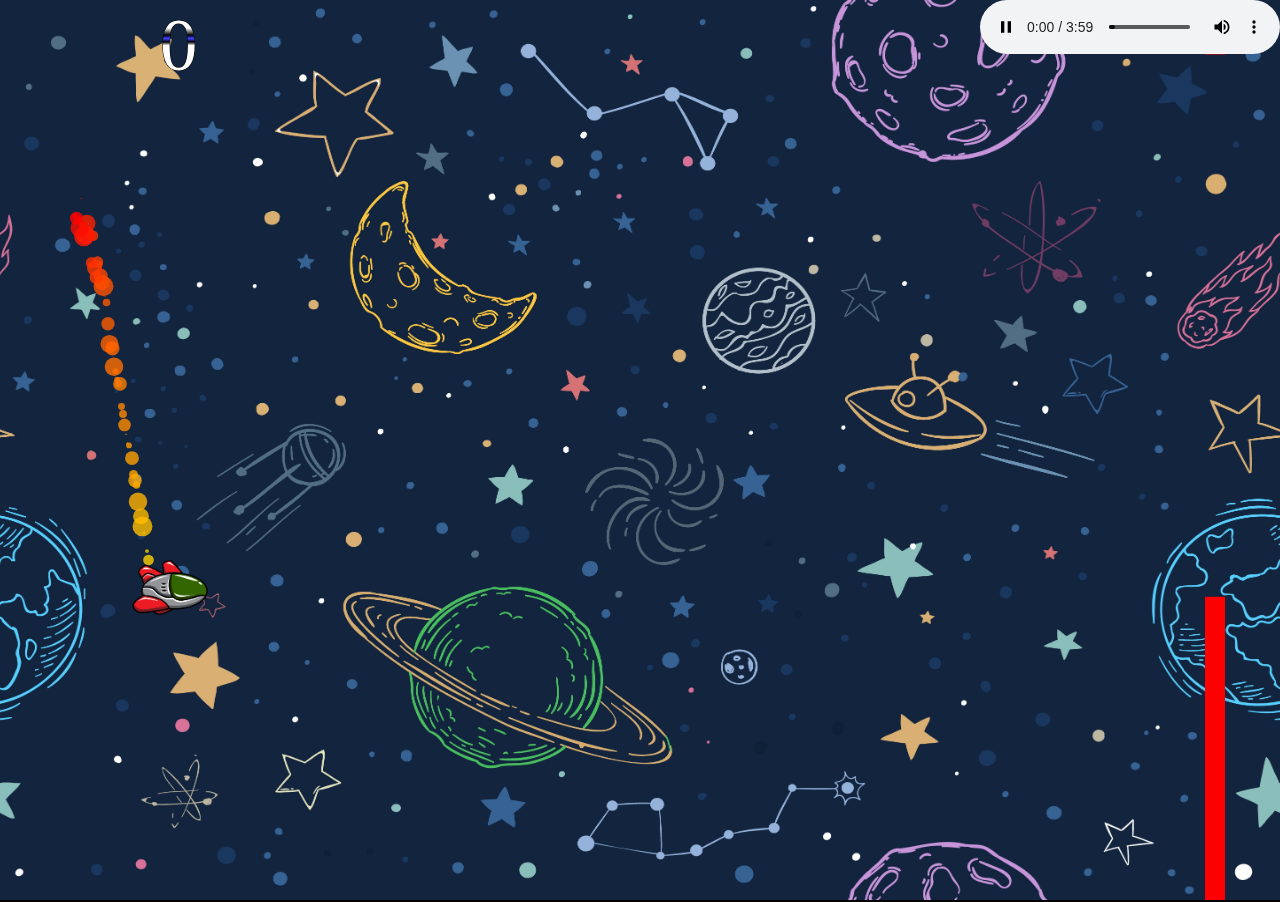
<file: client/game.html>
<!DOCTYPE html>
<html lang="en">
 <head>
  <meta charset="utf-8" />
  <meta name="viewport" content="width=device-width,initial-scale=1">
  <title>Project Genesis</title>
    <link rel="stylesheet" href="../client/media/css/game_styles.css">
</head>
 <body>
   <div class="wrapper">
      <div class="content">
         <canvas id="canvas1"></canvas>
      </div>
      
      <div id="right">
         <audio id="media_main" loop autoplay controls>
            <source src="media/lvi.mp3">
        </audio> <br /> 
        <audio id="media">
        <source src="media/Rrr.mp3">
    </audio>
    <audio id="media_boom">
        <source src="media/boom.mp3">
    </audio>
      </div>
   </div>

   <div 
   id="modalEL" 
      style = "
         display: none; 
         position: absolute; 
         background-color: white; 
         top: 50%; 
         left: 50%; 
         transform: translate(-50%, -50%); 
         padding: 16px; 
         max-width: 500px; 
         width: 100%; 
         text-align: center; 
         border-radius: 5px;
      "
   >
      <label style="font-size: 18px; color: gray;">Game Over!</label>
      <h1 id ="modalScoreEL" style="font-size: 48px; margin-bottom: 0; margin-top: 8px;">0</h1>
      <p style="font-size: 18px; color: gray; margin: 0;">Points</p>
      
      <button 
      id="buttonEL" 
         style="
            margin-top: 18px; 
            background-color: #32CD32; 
            border: none; 
            color: white; 
            padding: 10px 25px; 
            border-radius: 5px; 
            cursor: pointer;
         "
      >
         Restart Game
      </button>
   </div>
  
    <script src="../client/media/js/rocket1.js"></script>
    <script src="../client/media/js/particles.js"></script>
    <script src="../client/media/js/obstacles.js"></script>
    <script src="../client/media/js/game.js"></script>
   
     
 </body>
</html>
</file>
<file: client/media/css/game_styles.css>
#canvas1 {
    position: absolute;
    top: 50%;
    left: 50%;
    transform: translate(-50%, -50%);
    border: 2px solid black;}

   * {
    margin: 0;
    padding: 0;
  }
  html,
  body {
    height: 100%;
    font-family: sans-serif;
    margin: 0;
  }
  .wrapper {
   min-height: 100%;
  }
  .content {
    float:left;
  }
  
#right {
    float: right;
    }
</file>
